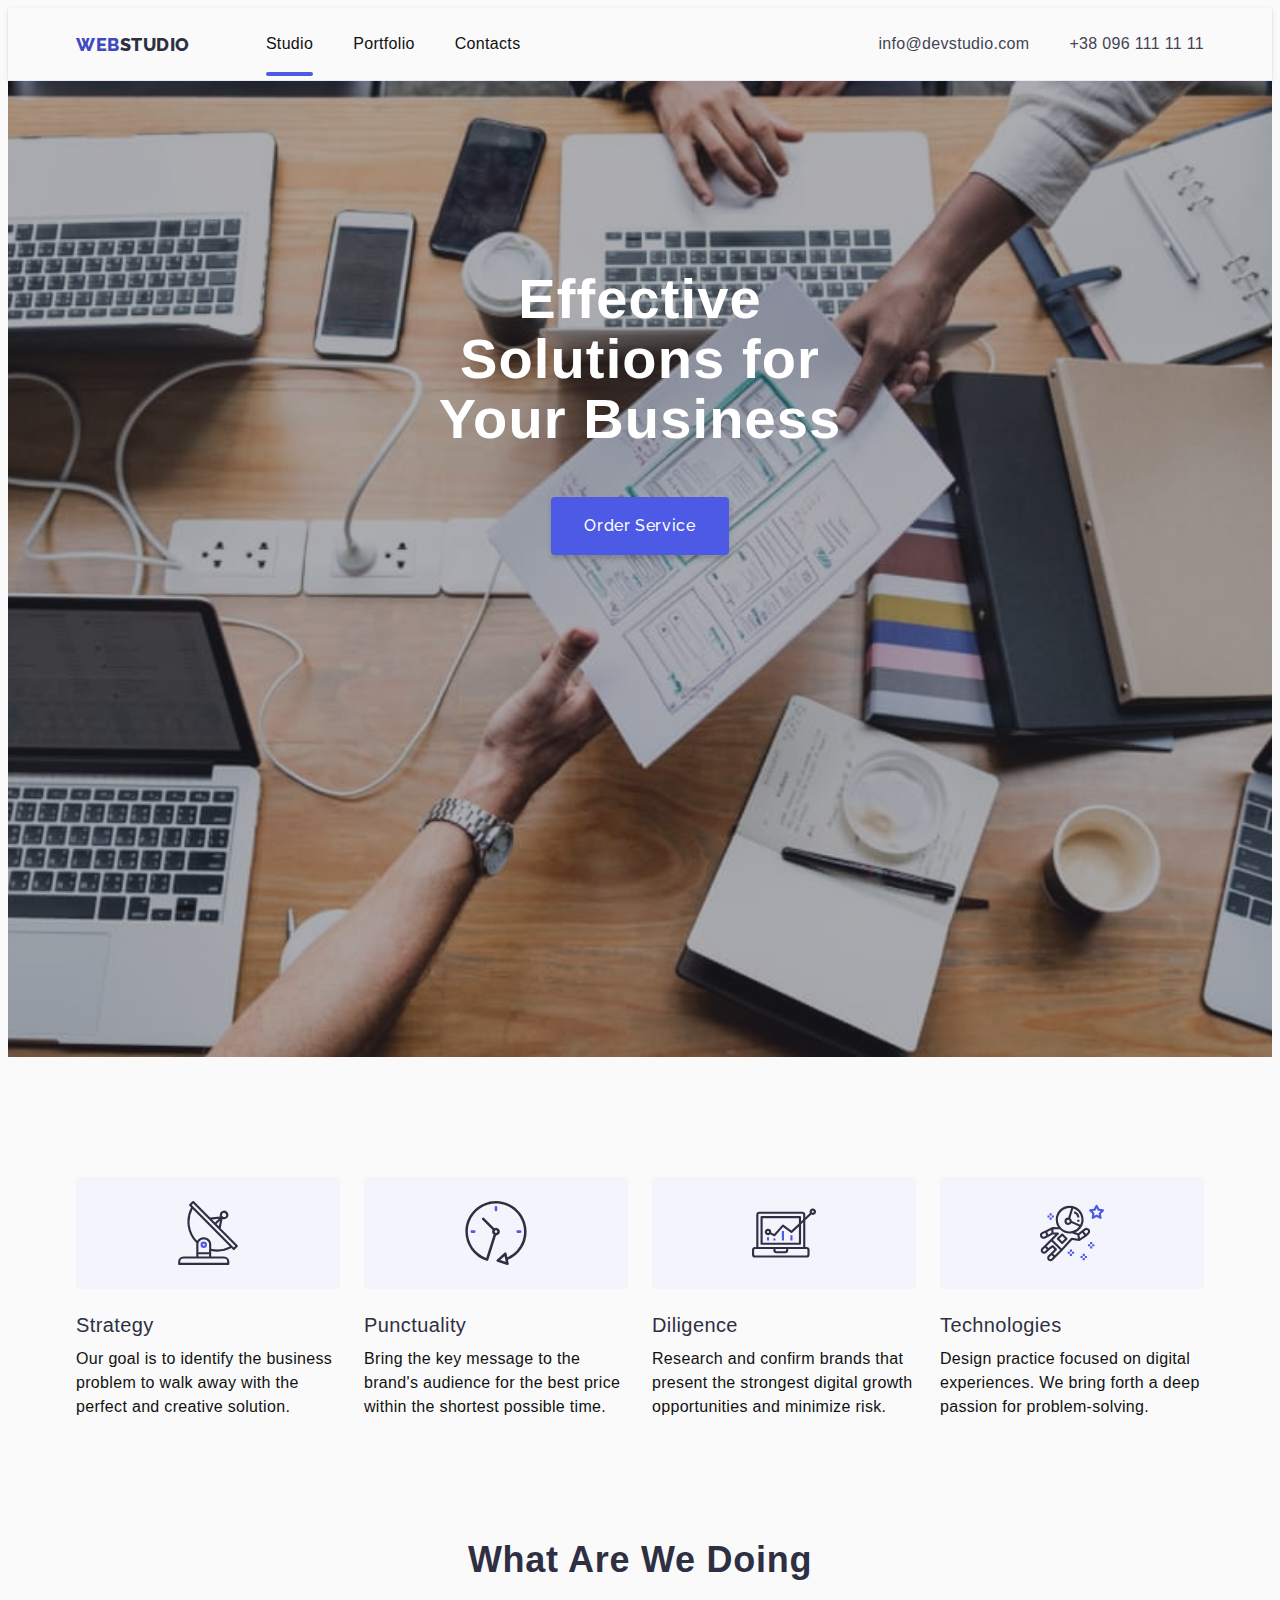
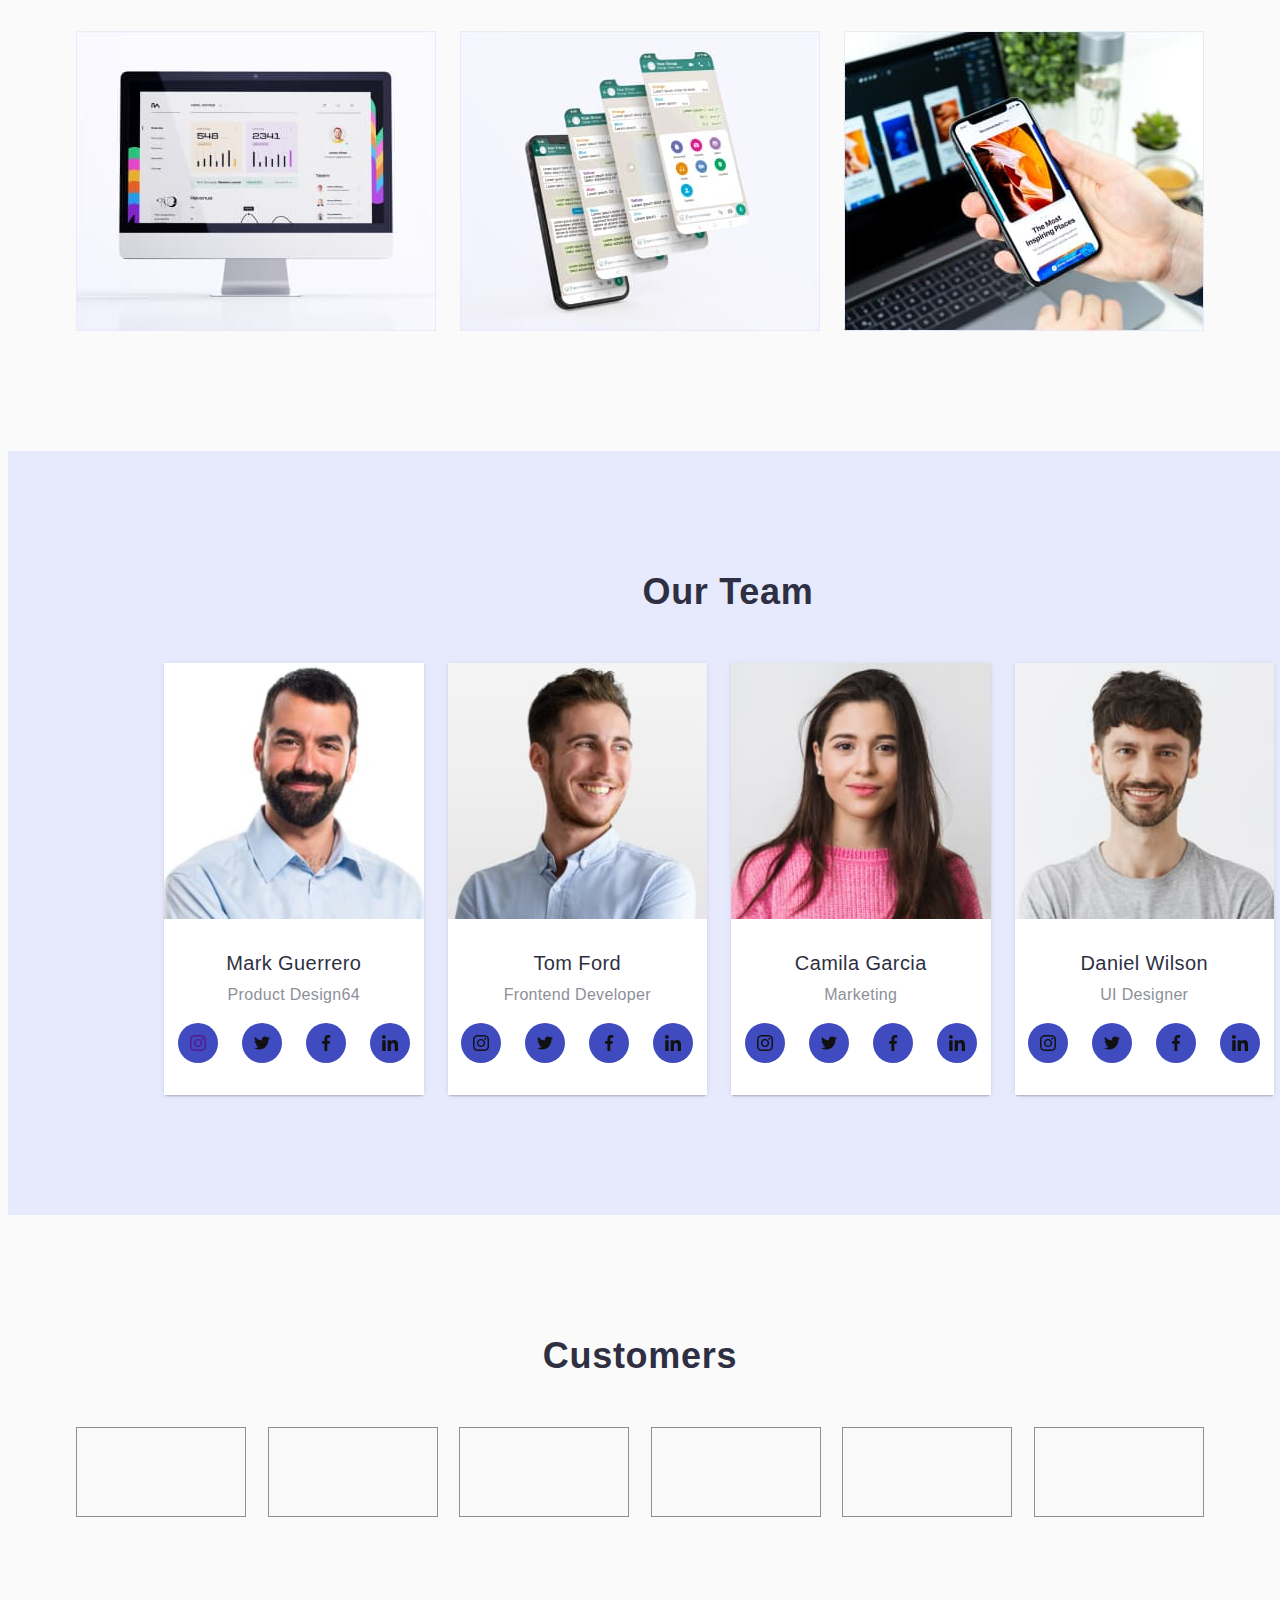
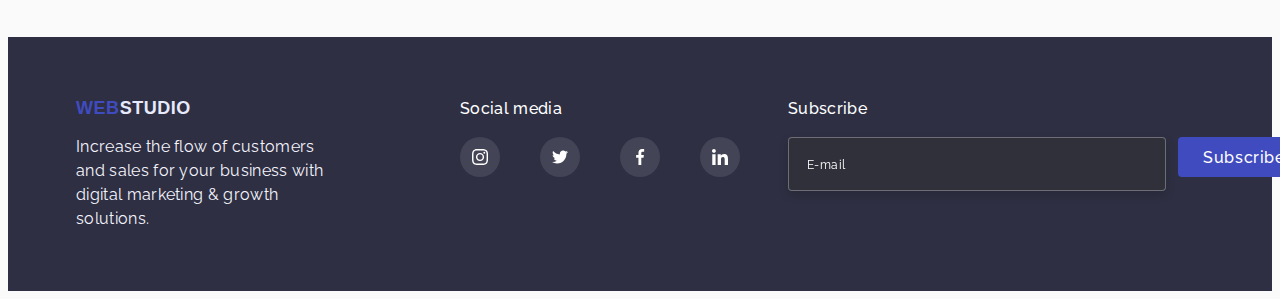
<file: index.html>
<!DOCTYPE html>
<html lang="en">

<head>
    <meta charset="UTF-8">
    <meta http-equiv="X-UA-Compatible" content="IE=edge">
    <meta name="viewport" content="width=device-width, initial-scale=1.0">
    <title>Document</title>
    <link rel="preconnect" href="https://fonts.googleapis.com">
    <link rel="preconnect" href="https://fonts.gstatic.com" crossorigin>
    <link href="https://fonts.googleapis.com/css2?family=Raleway:wght@400;500;700;800&display=swap" rel="stylesheet">
    <link rel="stylesheet" href="https://cdnjs.cloudflare.com/ajax/libs/modern-normalize/1.1.0/modern-normalize.min.css"
        integrity="sha512-wpPYUAdjBVSE4KJnH1VR1HeZfpl1ub8YT/NKx4PuQ5NmX2tKuGu6U/JRp5y+Y8XG2tV+wKQpNHVUX03MfMFn9Q=="
        crossorigin="anonymous" referrerpolicy="no-referrer" />
    <link rel="stylesheet" href="./css/styles.css" />
</head>

<body>

    <header class="header">
        <div class="container header-container">
            <nav class="header-nav">
                <a class="logo" href="./index.html"><span class="logo-span">WEB</span>STUDIO</a>
                <ul class="header-list">
                    <li class="header-link"><a class="nav-list-link current" href="./index.html">Studio</a></li>
                    <li class="header-link"><a class="nav-list-link" href="./portfolio.html">Portfolio</a></li>
                    <li class="header-link"><a class="nav-list-link" href="">Contacts</a></li>
                </ul>
            </nav>
            <ul class="header-contacts">
                <li class="link-email">
                    <a class="email" href="mailto:info@devstudio.com">
                       info@devstudio.com
                    </a>
                </li>
                <li class="link-contact">
                    <a class="contact-number" href="tel:+380961111111">
                       +38 096 111 11 11
                    </a>
                </li>
            </ul>
        </div>

    </header>


    <main>

        <section class="hero">
            <div class="container">
                <h1 class="main-title">Effective Solutions for Your Business</h1>
            </div>
            <button class="modal-btn" type="button" data-modal-open>Order Service</button>
        </section>

        <section class="section">
            <div class="container">
                <h2 class="hidden">Benefits</h2>
                <ul class="benefits">
                    <li class="benefits-item">
                        <div class="benefits-simbol">
                            <svg width="64" height="64">
                                <use href="./images/icons.svg#icon-antenna"></use>
                            </svg>
                        </div>
                        <h3 class="title-list-item">Strategy</h3>
                        <p class="text">Our goal is to identify the business problem to walk away with the perfect and creative solution.
                        </p>
                    </li>
                    <li class="benefits-item">
                        <div class="benefits-simbol">
                            <svg width="64" height="64">
                                <use href="./images/icons.svg#icon-clock"></use>
                            </svg>
                        </div>
                        <h3 class="title-list-item">Punctuality</h3>
                        <p class="text">Bring the key message to the brand's audience for the best price within the shortest possible time.</p>
                    </li>
                    <li class="benefits-item">
                        <div class="benefits-simbol">
                            <svg width="64" height="64">
                                <use href="./images/icons.svg#icon-diagram"></use>
                            </svg>
                        </div>
                        <h3 class="title-list-item">Diligence</h3>
                        <p class="text">Research and confirm brands that present the strongest digital growth opportunities and minimize risk.</p>
                    </li>
                    <li class="benefits-item">
                        <div class="benefits-simbol">
                            <svg width="64" height="64">
                                <use href="./images/icons.svg#icon-astronaut"></use>
                            </svg>
                        </div>
                        <h3 class="title-list-item">Technologies</h3>
                        <p class="text">Design practice focused on digital experiences. We bring forth a deep passion for problem-solving.</p>
                    </li>
                </ul>
            </div>
        </section>

        <section class="section content">
            <div class="container">
                <h2 class="title-large">What are we doing</h2>
                <ul class="content-list">
                    <li class="list-item">
                        <img class="galery-img" src="./images/box1.jpg" alt="набор кода" Width="360">
                     
                    </li>
                    <li class="list-item">
                        <img class="galery-img" src="./images/box2.jpg" alt="моделирование" Width="360">
                     
                    </li>
                    <li class="list-item">
                        <img class="galery-img" src="./images/box3.jpg" alt="подбор цвета" Width="360">
                       
                    </li>

                </ul>
            </div>

        </section>

        <section class="section-team section">

            <div class="container">
                <h2 class="title-large">Our Team</h2>
                <ul class="team">
                    <li class="team-item">
                        <img class="team-picture" src="./images/img.jpg" alt="foto Mark Guerrero" width="270">
                        <div class="name-team">
                            <h3 class="team-title">Mark Guerrero</h3>
                            <p class="team-text">Product Design64</p>
                            <ul class="social-list">
                                <li class="socials">
                                    <a class="social-link"href="">
                                        <svg class="socials-svg letter" width="16" height="16">
                                            <use href="./images/icons.svg#icon-instagram"></use>
                                        </svg>
                                    </a>
                                </li>
                                <li class="socials">
                                    <a class="social-link">
                                        <svg class="socials-svg letter" width="16" height="16">
                                            <use href="./images/icons.svg#icon-twitter"></use>
                                        </svg>
                                    </a>
                                </li>
                                <li class="socials">
                                    <a class="social-link">
                                        <svg class="socials-svg letter" width="16" height="16">
                                            <use href="./images/icons.svg#icon-facebook"></use>
                                        </svg>
                                    </a>
                                </li>
                                <li class="socials">
                                    <a class="social-link">
                                        <svg class="socials-svg letter" width="16" height="16">
                                            <use href="./images/icons.svg#icon-linkedin"></use>
                                        </svg>
                                    </a>
                                </li>
                            </ul>
                        </div>


                    </li>
                    <li class="team-item">
                        <img class="team-picture" src="./images/img(1).jpg" alt="фото Tom Ford" width="270">
                        <div class="name-team">
                            <h3 class="team-title">Tom Ford</h3>
                            <p class="team-text">Frontend Developer</p>
                            <ul class="social-list">
                                <li class="socials">
                                    <a class="social-link">
                                        <svg class="socials-svg letter" width="16" height="16">
                                            <use href="./images/icons.svg#icon-instagram"></use>
                                        </svg>
                                    </a>
                                </li>
                                <li class="socials">
                                    <a class="social-link">
                                        <svg class="socials-svg letter" width="16" height="16">
                                            <use href="./images/icons.svg#icon-twitter"></use>
                                        </svg>
                                    </a>
                                </li>
                                <li class="socials">
                                    <a class="social-link">
                                        <svg class="socials-svg letter" width="16" height="16">
                                            <use href="./images/icons.svg#icon-facebook"></use>
                                        </svg>
                                    </a>
                                </li>
                                <li class="socials">
                                    <a class="social-link">
                                        <svg class="socials-svg letter" width="16" height="16">
                                            <use href="./images/icons.svg#icon-linkedin"></use>
                                        </svg>
                                    </a>
                                </li>
                            </ul>
                        </div>

                    </li>
                    <li class="team-item">
                        <img class="team-picture" src="./images/img(2).jpg" alt="foto Camila Garcia" width="270">
                        <div class="name-team">
                            <h3 class="team-title">Camila Garcia</h3>
                            <p class="team-text">Marketing</p>
                            <ul class="social-list">
                                <li class="socials">
                                    <a class="social-link">
                                        <svg class="socials-svg letter" width="16" height="16">
                                            <use href="./images/icons.svg#icon-instagram"></use>
                                        </svg>
                                    </a>
                                </li>
                                <li class="socials">
                                    <a class="social-link">
                                        <svg class="socials-svg letter" width="16" height="16">
                                            <use href="./images/icons.svg#icon-twitter"></use>
                                        </svg>
                                    </a>
                                </li>
                                <li class="socials">
                                    <a class="social-link">
                                        <svg class="socials-svg letter" width="16" height="16">
                                            <use href="./images/icons.svg#icon-facebook"></use>
                                        </svg>
                                    </a>
                                </li>
                                <li class="socials">
                                    <a class="social-link">
                                        <svg class="socials-svg letter" width="16" height="16">
                                            <use href="./images/icons.svg#icon-linkedin"></use>
                                        </svg>
                                    </a>
                                </li>
                            </ul>
                        </div>

                    </li>
                    <li class="team-item">
                        <img class="team-picture" src="./images/img(3).jpg" alt="foto Daniel Wilson" width="270">
                        <div class="name-team">
                            <h3 class="team-title">Daniel Wilson</h3>
                            <p class="team-text">UI Designer</p>
                            <ul class="social-list">
                                <li class="socials">
                                    <a class="social-link">
                                        <svg class="socials-svg letter" width="16" height="16">
                                            <use href="./images/icons.svg#icon-instagram"></use>
                                        </svg>
                                    </a>
                                </li>
                                <li class="socials">
                                    <a class="social-link">
                                        <svg class="socials-svg letter" width="16" height="16">
                                            <use href="./images/icons.svg#icon-twitter"></use>
                                        </svg>
                                    </a>
                                </li>
                                <li class="socials">
                                    <a class="social-link">
                                        <svg class="socials-svg letter" width="16" height="16">
                                            <use href="./images/icons.svg#icon-facebook"></use>
                                        </svg>
                                    </a>
                                </li>
                                <li class="socials">
                                    <a class="social-link">
                                        <svg class="socials-svg letter" width="16" height="16">
                                            <use href="./images/icons.svg#icon-linkedin"></use>
                                        </svg>
                                    </a>
                                </li>
                            </ul>
                        </div>

                    </li>
                </ul>
            </div>
        </section>
        <section class="section">
            <div class="container">
                <h2 class="title-large">Customers</h2>
                <ul class="clients">
                    <li class="partners">
                        <a class="client" href="#">
                            <svg class="svg-client" width="104" height="56" fill="none">
                                <use href="./images/icons.svg#icon-logo-1"></use>
                            </svg>
                        </a>
                    </li>
                    <li class="partners">
                        <a class="client" href="#">
                            <svg class="svg-client" width="106" height="60" fill="none">
                                <use href="./images/icons.svg#icon-logo-2"></use>
                            </svg>
                        </a>
                    </li>
                    <li class="partners">
                        <a class="client" href="#">
                            <svg class="svg-client" width="106" height="60" fill="none">
                                <use href="./images/icons.svg#icon-logo-3"></use>
                            </svg>
                        </a>
                    </li>
                    <li class="partners">
                        <a class="client" href="#">
                            <svg class="svg-client" width="106" height="60" fill="none">
                                <use href="./images/icons.svg#icon-logo-4"></use>
                            </svg>
                        </a>
                    </li>
                    <li class="partners">
                        <a class="client" href="#">
                            <svg class="svg-client" width="106" height="60" fill="none">
                            <use href="./images/icons.svg#icon-logo-5"></use>
                            </svg>
                        </a>
                    </li>
                    <li class="partners">
                        <a class="client" href="#">
                            <svg class="svg-client" width="106" height="60" fill="none">
                                <use href="./images/icons.svg#icon-logo-6"></use>
                            </svg>
                        </a>
                    </li>
                </ul>
            </div>
        </section>

    </main>

    <footer class="footer">
        <div class="container footer-section">
            <div class="footer-info">
                <a class="logo-footer" href="./index.html">
                    <span class="logo-span">WEB</span>STUDIO
                </a>
                <p class="footer-text">Increase the flow of customers and sales for your business with digital marketing & growth solutions.</p>
            </div>
            <div class="social-links">
                <p class="title-list-text">Social media</p>
                <ul class="dark social-list">
                    <li class="socials">
                        <a class="social-link">
                            <svg class="socials-svg" width="24" height="24">
                                <use href="./images/icons.svg#icon-instagram"></use>
                            </svg>
                        </a>
                    </li>
                    <li class="socials">
                        <a class="social-link">
                            <svg class="socials-svg" width="24" height="24">
                                <use href="./images/icons.svg#icon-twitter"></use>
                            </svg>
                        </a>
                    </li>
                    <li class="socials">
                        <a class="social-link">
                            <svg class="socials-svg" width="24" height="24">
                                <use href="./images/icons.svg#icon-facebook"></use>
                            </svg>
                        </a>
                    </li>
                    <li class="socials">
                        <a class="social-link">
                            <svg class="socials-svg" width="24" height="24">
                                <use href="./images/icons.svg#icon-linkedin"></use>
                            </svg>
                        </a>
                    </li>
                </ul>

            </div>
            <div class="social-links">
                <p class="title-list-text">Subscribe</p>
                <form class="footer-form">
                    <label>
                    <input class="input-mail" placeholder="E-mail" type="email" name="email" id="email" /></label>
                    <button class="btn-footer" type="submit">Subscribe
                        <svg class=" icon-Frame-3" width="24" height="24">
                            <use href="./images/icons.svg#icon-frame"></use>
                        </svg>
                    </button>
                </form>
            </div>

        </div>
    </footer>
    <div class="backdrop is-hidden" data-modal>
        <div class="modal">
            <button type="button" class="modal-close-btn" data-modal-close>
                <svg class="modal-close-svg" width="8" height="8">
                    <use href="./images/icons.svg#icon-close"></use>
                </svg>
            </button>
            <div class="contact-form"> 
                <p class="information">Leave your contacts and we will call you back</p>
                <form class="inputs-group">
                    <label class="contact-form-field" for="name">Name
                        <input class="contact-form-input" type="text" name="name" />
                        <svg class="modal-svg" width="18" height="18" id="name">
                            <use href="./images/icons.svg#icon-person"></use>
                        </svg>
                    </label>
                    <Label class="contact-form-field" for="tel">Phone
                        <input class="contact-form-input" type="tel" name="tel">
                        <svg class="modal-svg" width="18" height="18" id="tel">
                            <use href="./images/icons.svg#icon-phone"></use>
                        </svg>
                    </Label>
                    <label class="contact-form-field" for="email">E-mail
                        <input class="contact-form-input" type="mail" name="mail">
                        <svg class="modal-svg" width="18" height="18" id="mail">
                            <use href="./images/icons.svg#icon-email"></use>
                        </svg>
                    </label>
    
    
                    <label class="contact-form-field" for="comment">
                        Comment
                        <textarea class="contact-form-message" name="comment" placeholder="Text input"
                            id="comment"></textarea>
                    </label>
                </form>
                <div class="contact-form-checkbox-wrapper">
                    <input class="contact-form-checkbox visually-hidden" type="checkbox" name="acept-policy" required>
                    <label class="contact-form-checkbox-label" for="acept-policy">
                        <span class="form-checkbox">
                            <svg class="svg-checkbox" width="10" height="8" id="acept-policy">
                                <use href="./images/icons.svg#icon-checkbox"></use>
                            </svg>
                        </span>
                        I accept the terms and conditions of the 
                        <a class="link-form-checkbox" href="#">Privacy Policy</a>
                    </label>
                </div>
            </div>
            <button type="submit" class="contact-form-btn">Send</button>
        </div>
    </div>
    
    <script src="./js/modal.js"></script>
</body>

</html>
</file>
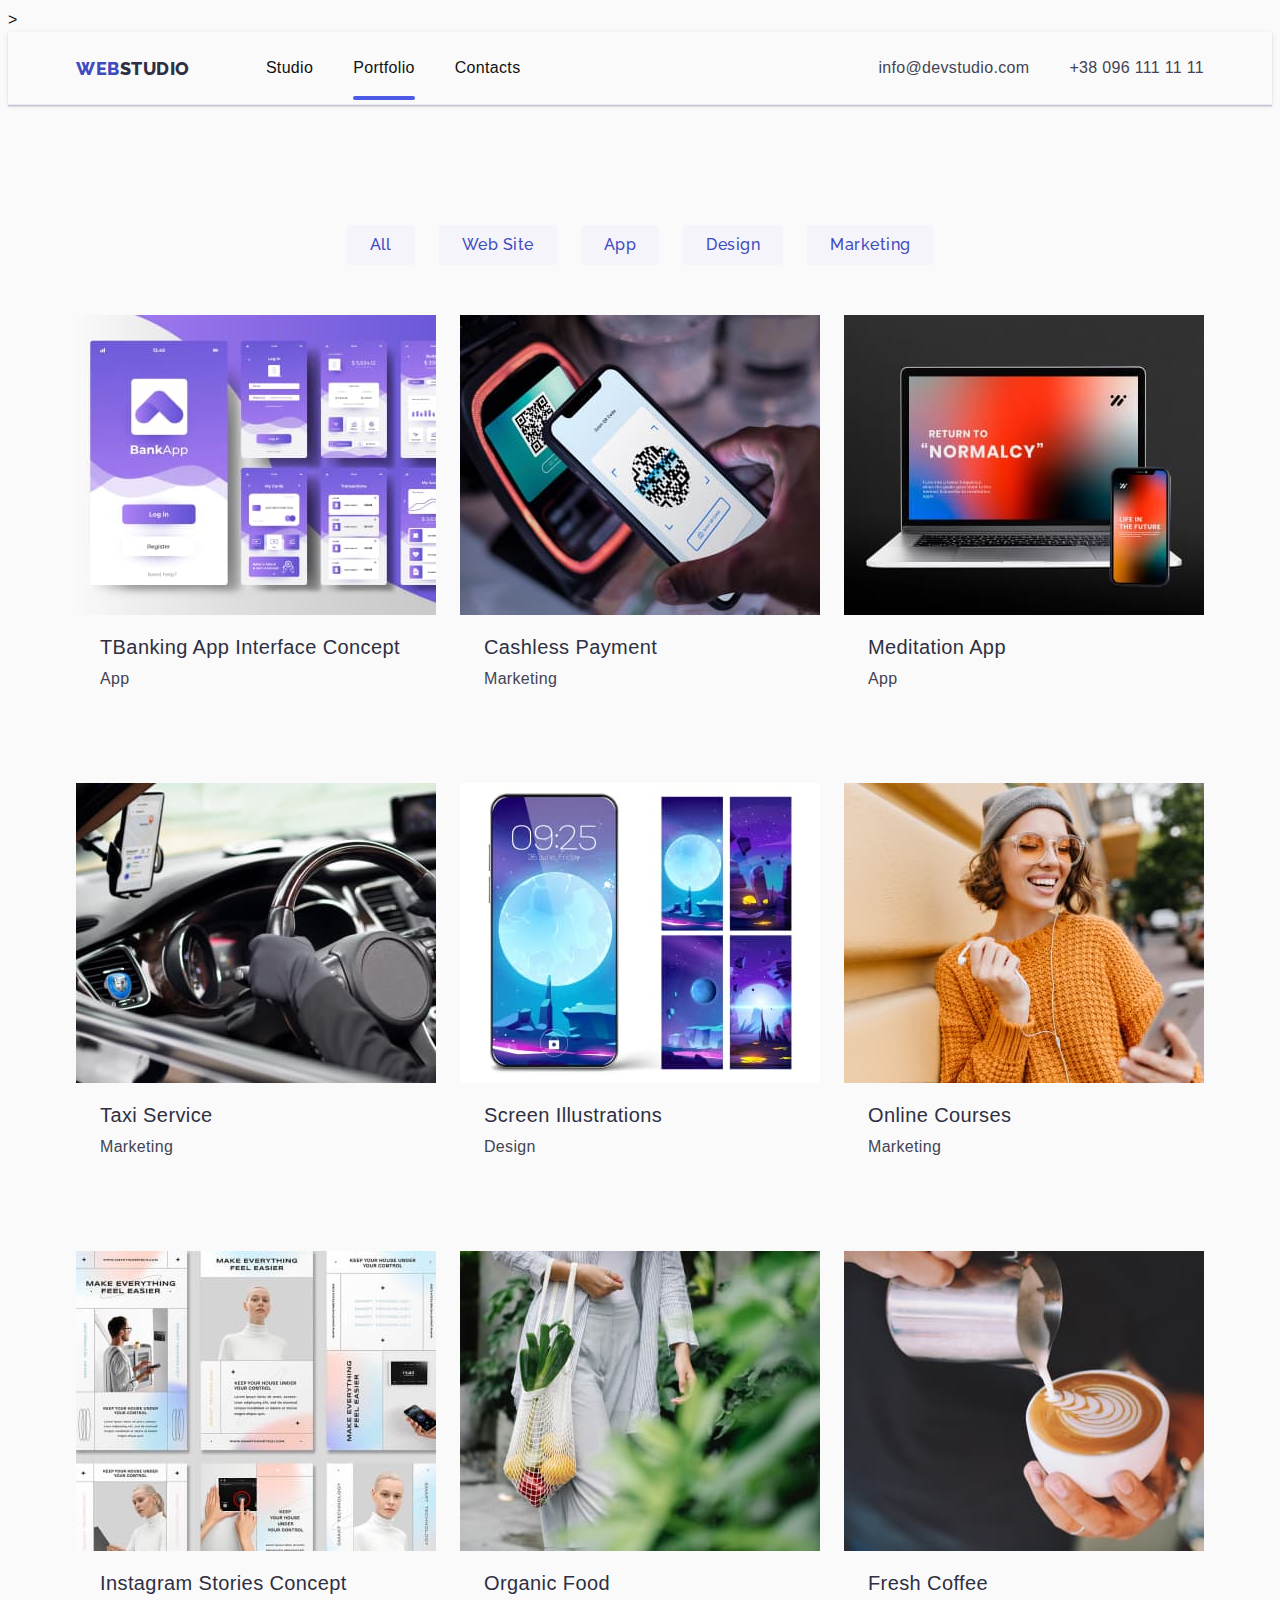
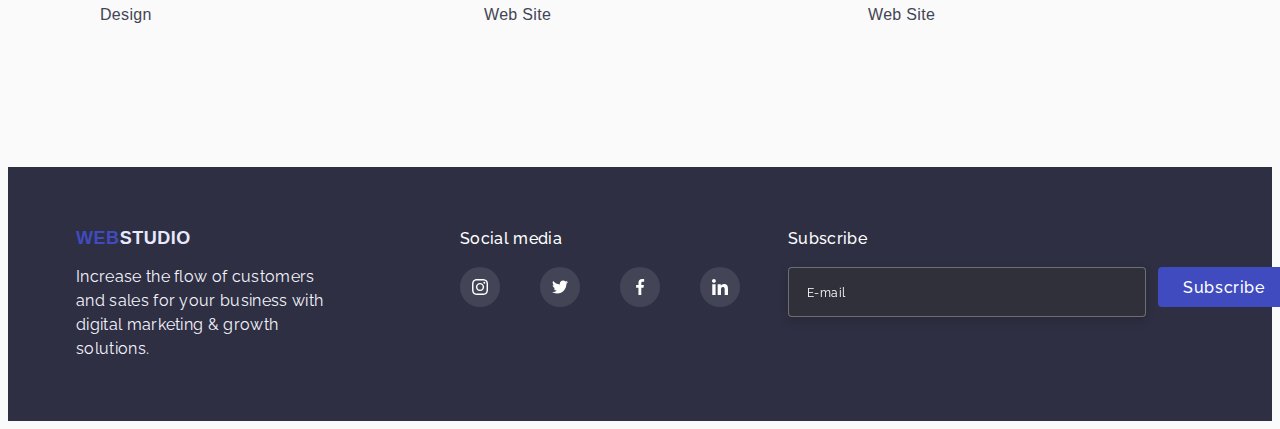
<file: portfolio.html>
>
<!DOCTYPE html>
<html lang="en">

<head>
    <meta charset="UTF-8">
    <meta http-equiv="X-UA-Compatible" content="IE=edge">
    <meta name="viewport" content="width=device-width, initial-scale=1.0">
    <title>Document</title>
    <link rel="preconnect" href="https://fonts.googleapis.com">
    <link rel="preconnect" href="https://fonts.gstatic.com" crossorigin>
    <link href="https://fonts.googleapis.com/css2?family=Raleway:wght@400;500;700;800&display=swap" rel="stylesheet">
    <link rel="stylesheet" href="https://cdnjs.cloudflare.com/ajax/libs/modern-normalize/1.1.0/modern-normalize.min.css"
        integrity="sha512-wpPYUAdjBVSE4KJnH1VR1HeZfpl1ub8YT/NKx4PuQ5NmX2tKuGu6U/JRp5y+Y8XG2tV+wKQpNHVUX03MfMFn9Q=="
        crossorigin="anonymous" referrerpolicy="no-referrer" />
    <link rel="stylesheet" href="./css/styles.css" />
</head>

<body>

    <header class="header">
        <div class="container header-container">
            <nav class="header-nav">
                <a class="logo" href="./index.html"><span class="logo-span">WEB</span>STUDIO</a>
                <ul class="header-list">
                    <li class="header-link"><a class="nav-list-link" href="./index.html">Studio</a></li>
                    <li class="header-link"><a class="nav-list-link current" href="./portfolio.html">Portfolio</a></li>
                    <li class="header-link"><a class="nav-list-link" href="">Contacts</a></li>
                </ul>
            </nav>
            <ul class="header-contacts">
                <li class="link-email">
                    <a class="email" href="mailto:info@devstudio.com">
                        info@devstudio.com
                    </a>
                </li>
                <li class="link-contact">
                    <a class="contact-number" href="tel:+380961111111">
                        +38 096 111 11 11
                    </a>
                </li>
            </ul>
        </div>
    
    </header>


    <main>
        <section class="section">
            <div class="container">
                <h1 class="hidden">кнопки навигации</h1>
                <ul class="filter">
                    <li class="item-btn-list">
                        <button class="btn" type="button">All</button>
                    </li>
                    <li class="item-btn-list">
                        <button class="btn" type="button">Web Site</button>
                    </li>
                    <li class="item-btn-list">
                        <button class="btn" type="button">App</button>
                    </li>
                    <li class="item-btn-list">
                        <button class="btn" type="button">Design</button>
                    </li>
                    <li class="item-btn-list">
                        <button class="btn" type="button">Marketing</button>
                    </li>
                </ul>
                <ul class="portfolio-container">
                    <li class="portfolio-item">
                        <a class="portfolio-link" href="">
                            <div class="description-photo">
                                <img class="image" src="./images/portfolio1.jpg" alt="bankAppsKards" width="360">
                                <div class="product-overlay">
                                    <div class="container-overlay">
                                        <p class="overlay-portfolio">14 Stylish and User-Friendly App Design Concepts · Task Manager App · Calorie Tracker App · Exotic Fruit Ecommerce App ·
                                        Cloud Storage App</p>
                                        
                                    </div>
                                </div>
                            </div>
                            <div class="flex-element">
                                <h2 class="title-bold">ТBanking App Interface Concept</h2>
                                <p class="desc">App</p>
                            </div>
                        </a>
                    </li>
                    <li class="portfolio-item">
                        <a class="portfolio-link" href="">
                            <div class="description-photo">
                                <img class="image" src="./images/portfolio2.jpg" alt="qrCodeInPhone" width="360">
                                <div class="product-overlay">
                                    <div class="container-overlay">
                                        <p class="overlay-portfolio">14 Stylish and User-Friendly App Design Concepts · Task Manager App · Calorie Tracker App · Exotic Fruit Ecommerce App ·
                                        Cloud Storage App</p>
                                        
                                    </div>
                                </div>
                            </div>
                            <div class=" flex-element">
                                <h2 class="title-bold">Cashless Payment</h2>
                                <p class="desc">Marketing</p>
                            </div>
                        </a>
                    </li>
                    <li class="portfolio-item">
                        <a class="portfolio-link" href="">
                            <div class="description-photo">
                                <img class="image" src="./images/portfolio3.jpg" alt="Laptop&Phone" width="360">
                                <div class="product-overlay">
                                    <div class="container-overlay">
                                        <p class="overlay-portfolio">14 Stylish and User-Friendly App Design Concepts · Task Manager App · Calorie Tracker App · Exotic Fruit Ecommerce App ·
                                        Cloud Storage App</p>
                                        
                                    </div>
                                </div>
                            </div>
                            <div class=" flex-element">
                                <h2 class="title-bold">Meditation App</h2>
                                <p class="desc">App</p>
                            </div>
                        </a>
                    </li>
                    <li class="portfolio-item">
                        <a class="portfolio-link" href="">
                            <div class="description-photo">
                                <img class="image" src="./images/portfolio4.jpg" alt="Taxi&TaxidriversHands" width="360">
                                <div class="product-overlay">
                                    <div class="container-overlay">
                                        <p class="overlay-portfolio">14 Stylish and User-Friendly App Design Concepts · Task Manager App · Calorie Tracker App · Exotic Fruit Ecommerce App ·
                                        Cloud Storage App</p>
                                        
                                    </div>
                                </div>
                            </div>
                            <div class=" flex-element">
                                <h2 class="title-bold">Taxi Service</h2>
                                <p class="desc">Marketing</p>
                            </div>
                        </a>
                    </li>
                    <li class="portfolio-item">
                        <a class="portfolio-link" href="">
                            <div class="description-photo">
                                <img class="image" src="./images/portfolio5.jpg" alt="ilustrationsWithMoon" width="360">
                                <div class="product-overlay">
                                    <div class="container-overlay">
                                        <p class="overlay-portfolio">14 Stylish and User-Friendly App Design Concepts · Task Manager App · Calorie Tracker App · Exotic Fruit Ecommerce App ·
                                        Cloud Storage App</p>
                                        
                                    </div>
                                </div>
                            </div>
                            <div class=" flex-element">
                                <h2 class="title-bold">Screen Illustrations</h2>
                                <p class="desc">Design</p>
                            </div>
                        </a>
                    </li>
                    <li class="portfolio-item">
                        <a class="portfolio-link" href="">
                            <div class="description-photo">
                                <img class="image" src="./images/portfolio6.jpg" alt="HappyWoman" width="360">
                                <div class="product-overlay">
                                    <div class="container-overlay">
                                        <p class="overlay-portfolio">14 Stylish and User-Friendly App Design Concepts · Task Manager App · Calorie Tracker App · Exotic Fruit Ecommerce App ·
                                        Cloud Storage App</p>
                                        
                                    </div>
                                </div>
                            </div>
                            <div class=" flex-element">
                                <h2 class="title-bold">Online Courses</h2>
                                <p class="desc">Marketing</p>
                            </div>
                        </a>
                    </li>
                    <li class="portfolio-item">
                        <a class="portfolio-link" href="">
                            <div class="description-photo">
                                <img class="image" src="./images/portfolio7.jpg" alt="CardsWithPeople" width="360">
                                <div class="product-overlay">
                                    <div class="container-overlay">
                                        <p class="overlay-portfolio">14 Stylish and User-Friendly App Design Concepts · Task Manager App · Calorie Tracker App · Exotic Fruit Ecommerce App ·
                                        Cloud Storage App</p>
                                        
                                    </div>
                                </div>
                            </div>
                            <div class=" flex-element">
                                <h2 class="title-bold">Instagram Stories Concept</h2>
                                <p class="desc">Design</p>
                            </div>
                        </a>
                    </li>
                    <li class="portfolio-item">
                        <a class="portfolio-link" href="">
                            <div class="description-photo">
                                <img class="image" src="./images/portfolio8.jpg" alt="wegetableEndGemuseInBag" width="360">
                                <div class="product-overlay">
                                    <div class="container-overlay">
                                        <p class="overlay-portfolio">14 Stylish and User-Friendly App Design Concepts · Task Manager App · Calorie Tracker App · Exotic Fruit Ecommerce App ·
                                        Cloud Storage App</p>
                                        
                                    </div>
                                </div>
                            </div>
                            <div class=" flex-element">
                                <h2 class="title-bold">Organic Food</h2>
                                <p class="desc">Web Site</p>
                            </div>
                        </a>
                    </li>
                    <li class="portfolio-item">
                        <a class="portfolio-link" href="">
                            <div class="description-photo">
                                <img class="image" src="./images/portfolio9.jpg" alt="MakeCapuchino" width="360">
                                <div class="product-overlay">
                                    <div class="container-overlay">
                                        <p class="overlay-portfolio">14 Stylish and User-Friendly App Design Concepts · Task Manager App · Calorie Tracker App · Exotic Fruit Ecommerce App ·
                                        Cloud Storage App</p>
                                        
                                    </div>
                                </div>
                            </div>
                            <div class=" flex-element">
                                <h2 class="title-bold">Fresh Coffee</h2>
                                <p class="desc">Web Site</p>
                            </div>
                        </a>
                    </li>

                </ul>

            </div>

        </section>

    </main>

    <footer class="footer">
        <div class="container footer-section">
            <div class="footer-info">
                <a class="logo-footer" href="./index.html">
                    <span class="logo-span">WEB</span>STUDIO
                </a>
                <p class="footer-text">Increase the flow of customers and sales for your business with digital marketing &
                    growth solutions.</p>
            </div>
            <div class="social-links">
                <p class="title-list-text">Social media</p>
                <ul class="dark social-list">
                    <li class="socials">
                        <a class="social-link">
                            <svg class="socials-svg" width="24" height="24">
                                <use href="./images/icons.svg#icon-instagram"></use>
                            </svg>
                        </a>
                    </li>
                    <li class="socials">
                        <a class="social-link">
                            <svg class="socials-svg" width="24" height="24">
                                <use href="./images/icons.svg#icon-twitter"></use>
                            </svg>
                        </a>
                    </li>
                    <li class="socials">
                        <a class="social-link">
                            <svg class="socials-svg" width="24" height="24">
                                <use href="./images/icons.svg#icon-facebook"></use>
                            </svg>
                        </a>
                    </li>
                    <li class="socials">
                        <a class="social-link">
                            <svg class="socials-svg" width="24" height="24">
                                <use href="./images/icons.svg#icon-linkedin"></use>
                            </svg>
                        </a>
                    </li>
                </ul>
    
            </div>
            <div class="social-links">
                <p class="title-list-text">Subscribe</p>
                <form class="footer-form">
                    <label>
                        <input class="input-mail" placeholder="E-mail" type="email" name="email" id="email" /></label>
                    <button class="btn-footer" type="submit">Subscribe
                        <svg class=" icon-Frame-3" width="24" height="24">
                            <use href="./images/icons.svg#icon-Frame-3"></use>
                        </svg>
                    </button>
                </form>
            </div>
    
        </div>
    </footer>


</body>

</html>
</file>
<file: css/styles.css>
:root {
    /* Font */
    --primary-font: Roboto, sans-serif;
    --secondary-font-family: Raleway, sans-serif;
    /* Colors */
   --page-color: #fafafa;
    --main-dark-cl: #111111;
    --main-light-cl: #ffffff;
    --accent-iris-cl: #404BBF;
    --accent-ocean-cl: #4D5AE5;
    --navi-blue-cl: #2E2F42;
    --grey-cl-70: rgba(17, 17, 17, 0.7);
    --light-grey-cl: #8E8F99;
    --main-dark-bg: #434455;
    --helper-cl: #E7E9FC;

    /* Card set parameters 
    --items: 4;
    --indent: 19px;*/

    /* Others */
    --btn-radius: 4px;
    --btn-border: 1px solid transparent;
    --cursor: pointer;
}


/**
  |============================
  | Common styles
  |============================
*/
body {
    font-family: var(--primary-font);
    font-size: 16px;
    line-height: 1.5;
    letter-spacing: 0.32px;
    color: var(--main-dark-cl);
    background-color: var(--page-color);

}

/* Reset */
h1,
h2,
h3,
h4,
h5,
h6,
p {
    margin: 0;
    padding: 0;
}

img {
    display: block;
    max-width: 100%;
    height: auto;
}

ul {
    list-style: none;
    margin: 0;
    padding: 0;
}

a {
    text-decoration: none;
    
}

button {
    font-family: var(--secondary-font-family);
    cursor: pointer;
}

.container {
    width: 1128px;
    margin: 0 auto;
   
}
.section {
    width: 1128px;
    padding-top: 120px;
    padding-bottom: 120px;
    margin: auto;
}

/*Header*/
.header {
    border-bottom: 1px solid #e7e9fc;
    box-shadow: 0px 2px 1px rgba(46, 47, 66, 0.08), 0px 1px 1px rgba(46, 47, 66, 0.16),
        0px 1px 6px rgba(46, 47, 66, 0.08);
}

.header-container {
    display: flex;
    justify-content: space-between;
    
        
}

.header-nav {
    display: flex;
}

.logo {
    display: flex;
    margin-left: auto;
    padding-top: 25.5px;
    padding-bottom: 25.5px;
    color: var(--navi-blue-cl);
    font-family: var(--secondary-font-family);
    font-weight: 800;
    font-size: 18px;
    line-height: 1.17;
    letter-spacing: 0.54px;
    text-transform: uppercase;
    
}

.logo-span {
    color: var(--accent-iris-cl);
    
}

.header-list {
    display: flex;
    margin-left: 76px;
}

.header-link {
    display: block;
    padding-top: 24px;
      
}
.header-link:not(:last-child) {
    margin-right: 40px;
}

.nav-list-link {
    
    font-weight: 500;
    font-size: 16px;
    line-height: 1.5;
    letter-spacing: 0.32px;
    color: var(--main-dark-cl);
    transition: color 250ms cubic-bezier(0.4, 0, 0.2, 1);
}

.nav-list-link:hover,
.nav-list-link:focus,
.nav-list-link.current:hover,
.nav-list-link.current:focus,
.email:hover,
.contact-number:hover,
.email:focus,
.contact-number:focus {
    color: var(--accent-ocean-cl);

}
.nav-list-link.current {
    color: var(--main-dark-cl);
   position: relative;
}

.current::after {
    content: "";
    position: absolute;
    background-color: var(--accent-ocean-cl);
    border-radius: 2px;
    width: 100%;
    height: 4px;
    bottom: -24px;
    left: 0;
    transition: background-color 250ms cubic-bezier(0.4, 0, 0.2, 1);
}

.header-contacts {
    display: flex;
    align-items: center;
    margin-left: auto;
}

.email,.contact-number {
    display: flex;
    padding-top: 24px;
    padding-bottom: 24px;
    font-weight: 400;
    font-size: 16px;
    line-height: 1.5;
    letter-spacing: 0.32px;
    color: var(--main-dark-bg);
    transition: color 250ms cubic-bezier(0.4, 0, 0.2, 1);
}

.link-email {
    display: block;
    margin-right: 40px;

}

/* Hero*/

.hero {
    position: relative;
    background-image: 
        linear-gradient(rgba(47, 48, 58, 0.4),
            rgba(47, 48, 58, 0.4)),
        url("../images/hero.jpg");
    background-color: var(--main-dark-bg);
    padding: 188px 0;
    text-align: center;
    max-width: 1440px;
    margin: 0 auto;
    background-size: cover;
    background-position: center;
    background-repeat: no-repeat;
    height: 600px
}
.main-title {
    font-size: 56px;
    line-height: 1.07;
    text-align: center;
    letter-spacing: 0.02em;
    color: var(--main-light-cl);
    max-width: 496px;
    margin: 0;
    display: block;
    margin: 0 auto;
    padding-bottom: 48px;
}
.modal-btn {
    font-family: var(--secondary-font-family);
    padding: 16px 32px;
    font-weight: 500;
    font-size: 16px;
    line-height: 1.5;
    letter-spacing: 0.64px;
    align-items: center;
    text-align: center;
    color: var(--main-light-cl);
    background: var(--accent-ocean-cl);
    border: var(--btn-border);
    border-radius: var(--btn-radius);
    cursor: var(--cursor);
    box-shadow: 0px 4px 4px 0px rgba(0, 0, 0, 0.15);
    transition: background-color 250ms cubic-bezier(0.4, 0, 0.2, 1);
}
.modal-btn:hover,
.modal-btn:focus {
    background-color: var(--accent-iris-cl);
}


/*Benefits*/

.hidden {
    position: absolute;
    width: 1px;
    height: 1px;
    margin: -1px;
    padding: 0;
    overflow: hidden;
    border: 0;
    clip: rect(0 0 0 0);
}

.benefits {
    display: flex;
}

.benefits-item {
    flex-basis: calc(100% - 120px / 4);
}
.benefits-item:not(:first-child) {
    margin-left: 24px;
}

.benefits-simbol {
    display: flex;
    margin-bottom: 24px;
    align-items: center;
    justify-content: center;
    background-color: #F4F4FD;
    border-radius: var(--btn-radius);
    width: 264px;
    height: 112px;
}

.title-list-item {
    margin-top: 0;
    margin-bottom: 10px;
    font-weight: 500;
    font-size: 20px;
    line-height: 1.2;
    letter-spacing: 0.4px;
    text-transform: capitalize;
    color: var(--navi-blue-cl);
}

.text {
    margin-top: 0;
    font-size: 16px;
    line-height: 1.5;
    letter-spacing: 0.32px;
    color: var(--main-dark-cl0);}


/*Galery*/

.content {
    padding-top: 0;
}

.title-large {
    margin-top: 0;
    margin-bottom: 50px;
    font-weight: 700;
    font-size: 36px;
    line-height: 1.17;
    text-align: center;
    letter-spacing: 0.72px;
    color: var(--navi-blue-cl);
    text-transform: capitalize;
    
}

.content-list {
    display: flex;
    flex-wrap: wrap;
}
.list-item:not(:nth-child(3n)) {
    margin-right: 24px;
}
.galery-img {
    border: var(--btn-border) #E7E9FC;
    background-repeat: no-repeat;
}

.list-item {}

.galery-img {}

/*Subjekt*/

.section-team {
   background-color: #E7E9FC;
   width: 1440px; 
   padding: 120px 0;
}

.team {
    display: flex;
    
}

.team-item {
    margin-top: 0;
    text-align: center;
    flex-basis: calc((100% - 3 * 30px) / 4);
    border-radius: 0px 0px 4px 4px;
    box-shadow: 0px 2px 1px 0px rgba(46, 47, 66, 0.08), 0px 1px 1px 0px rgba(46, 47, 66, 0.16), 0px 1px 6px 0px rgba(46, 47, 66, 0.08);
}
.team-item:not(:last-child) {
    margin-right: 24px;
}

.team-picture {
    margin: 0;
    width: 100%;
}

.name-team {
    background-color: #ffffff;
    padding-top: 32px;
    padding-bottom: 32px;
}

.team-title {
    margin-bottom: 8px;
    color: var(--navi-blue-cl);
    font-weight: 500;
    font-size: 20px;
    line-height: 1.2;
    letter-spacing: 0.4px;
}

.team-text {
    margin-top: 0;
    margin-bottom: 16px;
    color: var(--light-grey-cl);
    text-align: center;}

.social-list {
    display: flex;
    justify-content: center;
    
}
.socials:not(:last-child) {
    margin-right: 24px;

}

.socials {
    
    width: 40px;
    height: 40px;
}

.social-link {
    display: flex;
    background-color: var(--accent-iris-cl);
    align-items: center;
    justify-content: center;
    width: 100%;
    height: 100%;
    border-radius: 50%;
    transition: background-color 250ms cubic-bezier(0.4, 0, 0.2, 1);
}    
    

.socials-svg {
    width: 16px;
    height: 16px;
    padding: 12px;
    fill: var(--main-light-cl);
}
.social-link:hover,
.social-link:focus {
    color: var(--main-light-cl);
    background-color: #31D0AA;

}

/*Clients*/

.letter { 
    fill: currentColor;
}

.clients {
    display: flex;
    justify-content: space-between;
    
}

.partners {
    display: block;
    gap: 24px;
}

/*.partners:not(:last-child) {
    margin-right: 24px;}*/

.client {
    display: flex;
    align-items: center;
    justify-content: center;
    width: 168px;
    height: 88px;
    border-radius: var(--btn-border);
    border: 1px solid var(--light-grey-cl);
    transition: border-color 250ms cubic-bezier(0.4, 0, 0.2, 1);
    transition: color 250ms cubic-bezier(0.4, 0, 0.2, 1);
    color: var(--light-grey-cl);
}

.svg-client {
    color: currentColor;
}

.client:hover,
.client:focus {
    color: var(--accent-ocean-cl);
    border: var(--accent-ocean-cl);
    fill: var(--accent-ocean-cl);
    
}


.section {}

.container {}

.hidden {}

/* Buttons*/

.filter {
    margin-bottom: 50px;
    display: flex;
    justify-content: center;}

.item-btn-list {}

.item-btn-list:not(:last-child) {
    margin-right: 24px;
}

.btn {
    background-color: #F5F4FA;
    padding: 6px 22px;
    
    border-radius: 4px;
    border: 1px solid transparent;
    font-weight: 500;
    font-size: 16px;
    line-height: 1.62;
    /* identical to box height, or 162% */
    letter-spacing: 0.03em;
    color: var(--accent-iris-cl);
    cursor: pointer;
    transition: background-color 250ms cubic-bezier(0.4, 0, 0.2, 1);
    
}


.btn:hover,
.btn:focus {
    background: var(--accent-ocean-cl);
    color: var(--main-light-cl);
    box-shadow: 0px 2px 2px 0px rgba(0, 0, 0, 0.12), 0px 2px 1px 0px rgba(0, 0, 0, 0.08), 0px 3px 1px 0px rgba(0, 0, 0, 0.10);
}

/*----------portfolio---------*/

.portfolio-container {
    width: 1128px;
    display: flex;
    flex-wrap: wrap;
    gap: 24px;
}

.portfolio-item {
    background: var(--page-color);
    border: var(--btn-border) #E7E9FC;
    
}
.portfolio-item:not(:nth-last-child(-n + 3)) {
    margin-bottom: 48px;
}


.portfolio-link {
    display: block;

}
.portfolio-link:hover,
.portfolio-link:focus {

    box-shadow: 0px 4px 4px rgba(0, 0, 0, 0.25);
}

.description-photo {
    position: relative;
    overflow: hidden;
    
}



.product-overlay {
    position: absolute;
    opacity: 1;
    top: 0;
    left: 0;
    width: 100%;
    height: 100%;
    transform: translateY(101%);
    background-color: var(--accent-ocean-cl);
    transition: background-color 250ms cubic-bezier(0.4, 0, 0.2, 1);
}

.container-overlay {
    position: absolute;
    top: 0;
    left: 0;
    padding: 40px 32px;
}

.overlay-portfolio {
    font-weight: 400;
    font-size: 16px;
    line-height: 1.5;
    letter-spacing: 0.32px;
    text-align: center;
    color: var(--main-light-cl);
    transition: background-color 250ms cubic-bezier(0.4, 0, 0.2, 1);
    transition: opaciti 250ms cubic-bezier(0.4, 0, 0.2, 1);
}
.portfolio-link:hover .product-overlay,
.portfolio-link:focus .product-overlay {
    transform: translateY(0%);
    box-shadow: 0px 2px 1px 0px rgba(46, 47, 66, 0.08), 0px 1px 1px 0px rgba(46, 47, 66, 0.16), 0px 1px 6px 0px rgba(46, 47, 66, 0.08);
}

.flex-element {
    padding: 20px 24px;
    border: var(--btn-border) #E7E9FC;
    border-top: 0;}

.title-bold {
    margin-top: 0;
    margin-bottom: 8px;
    font-weight: 500;
    font-size: 20px;
    line-height: 1.2;
    letter-spacing: 0.4px;
    color: var(--navi-blue-cl);
}

.desc {
    margin-top: 0;
    font-size: 16px;
    line-height: 1.5;
    
    letter-spacing: 0.32px;
    color: var(--main-dark-bg);
}

/*--footer--*/

.footer {
    padding-top: 60px;
    padding-bottom: 60px;
    background: var(--navi-blue-cl);
}

.footer-section {
    display: flex;
    align-items: baseline;
}

.footer-info {
    width: 264px;
}

.logo-footer {
    display: block;
    margin-bottom: 16px;
    color: var(--helper-cl);
    font-family: var(--primary-font);
    font-size: 18px;
    font-style: normal;
    font-weight: 800;
    line-height: 1.17;
    letter-spacing: 0.54px;
}
.footer-text {
    font-family: var(--secondary-font-family);
    color: #F4F4FD;
    font-size: 16px;
    font-style: normal;
    font-weight: 400;
    line-height: 1.5;
    letter-spacing: 0.32px;
}

.social-links {
    margin-left: 120px;
    width: 208px;
    display: flex;
    align-items: baseline;
    flex-direction: column;
}

.title-list-text {
    font-family: var(--secondary-font-family);
    margin-bottom: 16px;
    color: var(--main-light-cl);
    font-size: 16px;
    font-style: normal;
    font-weight: 500;
    line-height: 1.5;
    letter-spacing: 0.32px;
    
}

.dark {
    display: flex;
    gap: 16px;
}
.dark .social-link {
    background: rgba(255, 255, 255, 0.1);
    color: var(--main-light-cl);
    transition: background-color 250ms cubic-bezier(0.4, 0, 0.2, 1);
}
.dark .socials-svg {
    fill: var(--main-light-cl);
}
.dark .social-link:hover,
.dark .social-link:focus {
    background-color: var(--accent-ocean-cl);
}

.footer-form {
    display: flex;
}

.input-mail {
    margin-right: 12px;
    padding-right: 16px;
    width: 358px;
    height: 50px;
    font-weight: 400;
    font-size: 16px;
    line-height: 1.25;
    align-items: center;
    letter-spacing: 0.03em;
    background: #2F303A;
    border-radius: 4px;
    color: var(--secondary-text-color-theme-light);
    border: 1px solid rgba(255, 255, 255, 0.3);
    filter: drop-shadow(0px 4px 4px rgba(0, 0, 0, 0.15));
}
.input-mail::placeholder {
    color: var(--main-light-cl);
    font-family: var(--secondary-font-family);
    font-size: 12px;
    font-style: normal;
    font-weight: 400;
    line-height: 2;
    letter-spacing: 0.48px;
    padding-left: 16px;
}

.btn-footer {
    display: flex;
    justify-content: center;
    gap: 16px;
    padding:8px 24px;
    color: var(--main-light-cl);
    text-align: center;
    font-family: var(--secondary-font-family);
    font-size: 16px;
    font-style: normal;
    font-weight: 500;
    line-height: 1.5;
    letter-spacing: 0.64px;
    width: 165px;
    height: 40px;
    border-radius: var(--btn-radius);
    border: var(--btn-border);
    background-color: var(--accent-iris-cl);
    transition: background-color 250ms cubic-bezier(0.4, 0, 0.2, 1);
}

/*modalBTN */



.backdrop {
        position: fixed;
        top: 0;
        left: 0;
        width: 100%;
        height: 100%;
        background-color: rgba(46, 47, 66, 0.4);
        transition: opacity 250ms cubic-bezier(0.4, 0, 0.2, 1),
                    visibility 250ms cubic-bezier(0.4, 0, 0.2, 1);
}
    
.backdrop.is-hidden {
        opacity: 0;
        visibility: hidden;
        pointer-events: none;
}

.modal {
    position: absolute;
    top: 50%;
    left: 50%;
    background-color: #ffffff;
    transform: translate(-50%, -50%) scale(1);
    width: 408px;
    min-height: 584px;
    box-shadow: 0px 1px 1px rgba(0, 0, 0, 0.14), 0px 1px 3px rgba(0, 0, 0, 0.12),
            0px 2px 1px rgba(0, 0, 0, 0.2);
    border-radius: var(--btn-radius);
    transition: transform 250ms cubic-bezier(0.4, 0, 0.2, 1);

       
}

.modal-close-btn {
    position: absolute;
    display: flex;
    justify-content: center;
    align-items: center;
    top: 24px;
    right: 24px;
    width: 24px;
    height: 24px;
    background-color: var(--helper-cl);
    border: var(--btn-border) rgba(0, 0, 0, 0.1);
    border-radius: 50%;
    cursor: var(--cursor);
    transition: stroke 250ms cubic-bezier(0.4, 0, 0.2, 1);
}


.modal-close-svg {
    stroke: var(--navi-blue-cl);
    transition: stroke 250ms cubic-bezier(0.4, 0, 0.2, 1);
}
.modal-close-btn:hover,
.modal-close-btn:focus {
    background-color: var(--accent-iris-cl);
    border: none;
}


.modal-close-btn:hover .modal-close-svg,
.modal-close-btn:focus .modal-close-svg {
    fill: var(--main-light-cl);
}

.contact-form {
   
   
}
  
.information {
    margin-top: 72px;
    margin-bottom: 16px;
    font-size: 16px;
    line-height: 1.15;
    text-align: center;
    color: var(--primary-text-color-theme-light);
    font-weight: 500;
    line-height: 1.5;
    letter-spacing: 0.02em;
    color: var(--navi-blue-cl);
}

.inputs-group {
    padding-left: 24px;
    padding-right: 24px;
    display: flex;
    flex-direction: column;
    width: 100%;
}

.contact-form-field {
    position: relative;
    display: block;
    font-weight: 400;
    font-size: 12px;
    line-height: 1.17;
    letter-spacing: 0.04em;
    color: var(--light-grey-cl);
}

.contact-form-input {
    position: relative;
    width: 100%;
    height: 40px;
    outline: transparent;
    margin-bottom: 26px;
    cursor: pointer;
    border: 1px solid rgba(46, 47, 66, 0.4);
    border-radius: var(--btn-radius);
    background-color: transparent;
    transition: border-color 250ms cubic-bezier(0.4, 0, 0.2, 1);
       
        
}

.modal-svg {
    position: absolute;
    top: 50%;
    left: 16px;
    color: currentColor;
    transition: fill 250ms cubic-bezier(0.4, 0, 0.2, 1);
    transform: translateY(-80%);
    
}
.contact-form-input:focus {
    border-color: var(--accent-iris-cl);
}
.contact-form-input:focus+.modal-svg {
    fill: var(--accent-iris-cl);
}

.contact-form-message {
    width: 100%;
    height: 120px;
    resize: none;
    padding: 8px 16px;
    font-size: 12px;
    line-height: 1.17;
    letter-spacing: 0.04em;
    color: rgba(46, 47, 66, 0.4);
    border: 1px solid rgba(46, 47, 66, 0.4);
    border-radius: 4px;
    outline: transparent;
    background-color: transparent;
    transition: border-color 250ms cubic-bezier(0.4, 0, 0.2, 1);
    
}
.contact-form-message::placeholder {
    font-family: var(--secondary-font-family);
    font-size: 12px;
    font-style: normal;
    font-weight: 400;
    line-height: 1.17;
    letter-spacing: 0.48px;
    color: rgba(46, 47, 66, 0.40);
}
.contact-form-message:focus {
    border-color: var(--accent-ocean-cl);
}

.contact-form-checkbox-wrapper {
    margin-bottom: 24px;
}




.visually-hidden{
    position: absolute;
    white-space: nowrap;
    width: 1px;
    height: 1px;
    overflow: hidden;
    border: 0;
    padding: 0;
    clip: rect(0 0 0 0);
    clip-path: inset(50%);
    margin: -1px;;
}



.contact-form-checkbox-label {
   /* display: inline-block;
    justify-content: center;
    align-items: center;
    margin-top: 10px;
    margin-bottom: 30px;
    */
    font-size: 12px;
    line-height: 1.17;
    letter-spacing: 0.04em;
    color: var(--light-grey-cl);
    padding-left: 24px;
        
}

.form-checkbox {
    display: inline-block;
    outline: transparent;
    width: 16px;
    height: 16px;
    background-color: var(--main-light-cl);
    border: 1px solid rgba(46, 47, 66, 0.4);
    border-radius: 2px;
    fill: transparent;
    transition: background-color 250ms cubic-bezier(0.4, 0, 0.2, 1)
                border 250ms cubic-bezier(0.4, 0, 0.2, 1),
                fill 250ms cubic-bezier(0.4, 0, 0.2, 1);

    /*
    margin-right: 9px;
    display: inline-flex;
        align-items: center;
        justify-content: center;
                 */
}

.svg-checkbox {
    position: absolute;
    display: flex;
    align-items: center;
    color: currentColor;
    opacity: 0;
    background: #FFFFFF;
    border: 0.2px solid #FFFFFF;
    transform: translateX(30%) translateY(40%);
    transition: opacity 250ms cubic-bezier(0.4, 0, 0.2, 1);
}

.link-form-checkbox {
    display: inline-block;
    font-weight: 400;
    font-size: 14px;
    line-height: 1.7;
    letter-spacing: 0.03em;
    text-decoration-line: underline;
    color: var(--accent-iris-cl);
           
}
.contact-form-checkbox:checked+.contact-form-checkbox-label>.form-checkbox {
    background-color: var(--accent-ocean-cl);
}

.form-checkbox:hover+.contact-form-checkbox-label .form-checkbox,
.form-checkbox:focus+.contact-form-checkbox-label .form-checkbox {
    border-color: var(--accent-ocean-cl);

}

.svg-checkbox:focus {
    fill: var(--secondary-text-color-theme-dark);
}

.contact-form-btn {
    display: block;
    min-width: 169px;
    height: 56px;
    font-family: var(--secondary-font-family);
    font-size: 16px;
    font-weight: 500;
    line-height: 1.5;
    letter-spacing: 0.04em;
    align-items: center;
    text-align: center;
    letter-spacing: 0.06em;
    color: var(--main-light-cl);
    background-color: var(--accent-ocean-cl);
    transform: translateX(70%) translateY(-8%);
    margin-bottom: 24px;
    cursor: pointer;
    border: none;
    border-radius: 4px;
    box-shadow: 0px 4px 4px;
    transition: background-color 250ms cubic-bezier(0.4, 0, 0.2, 1);
}
</file>
